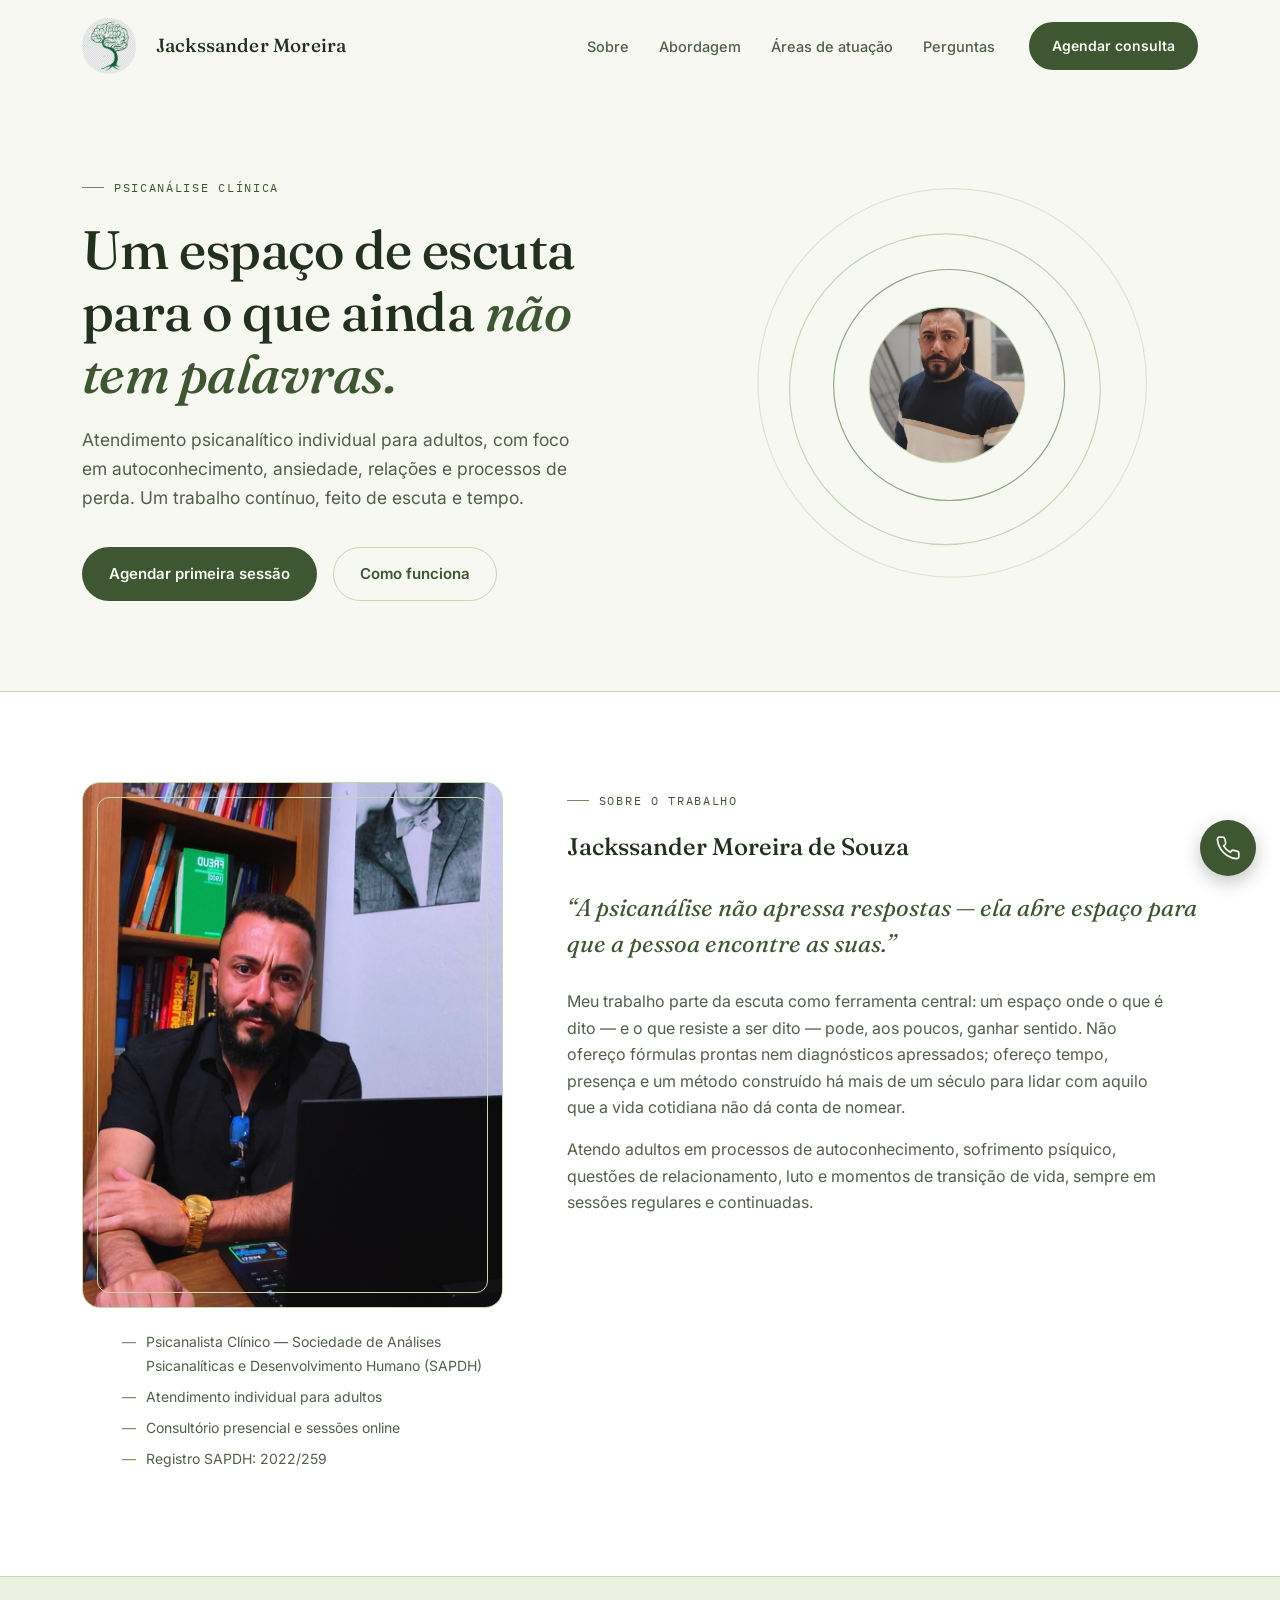
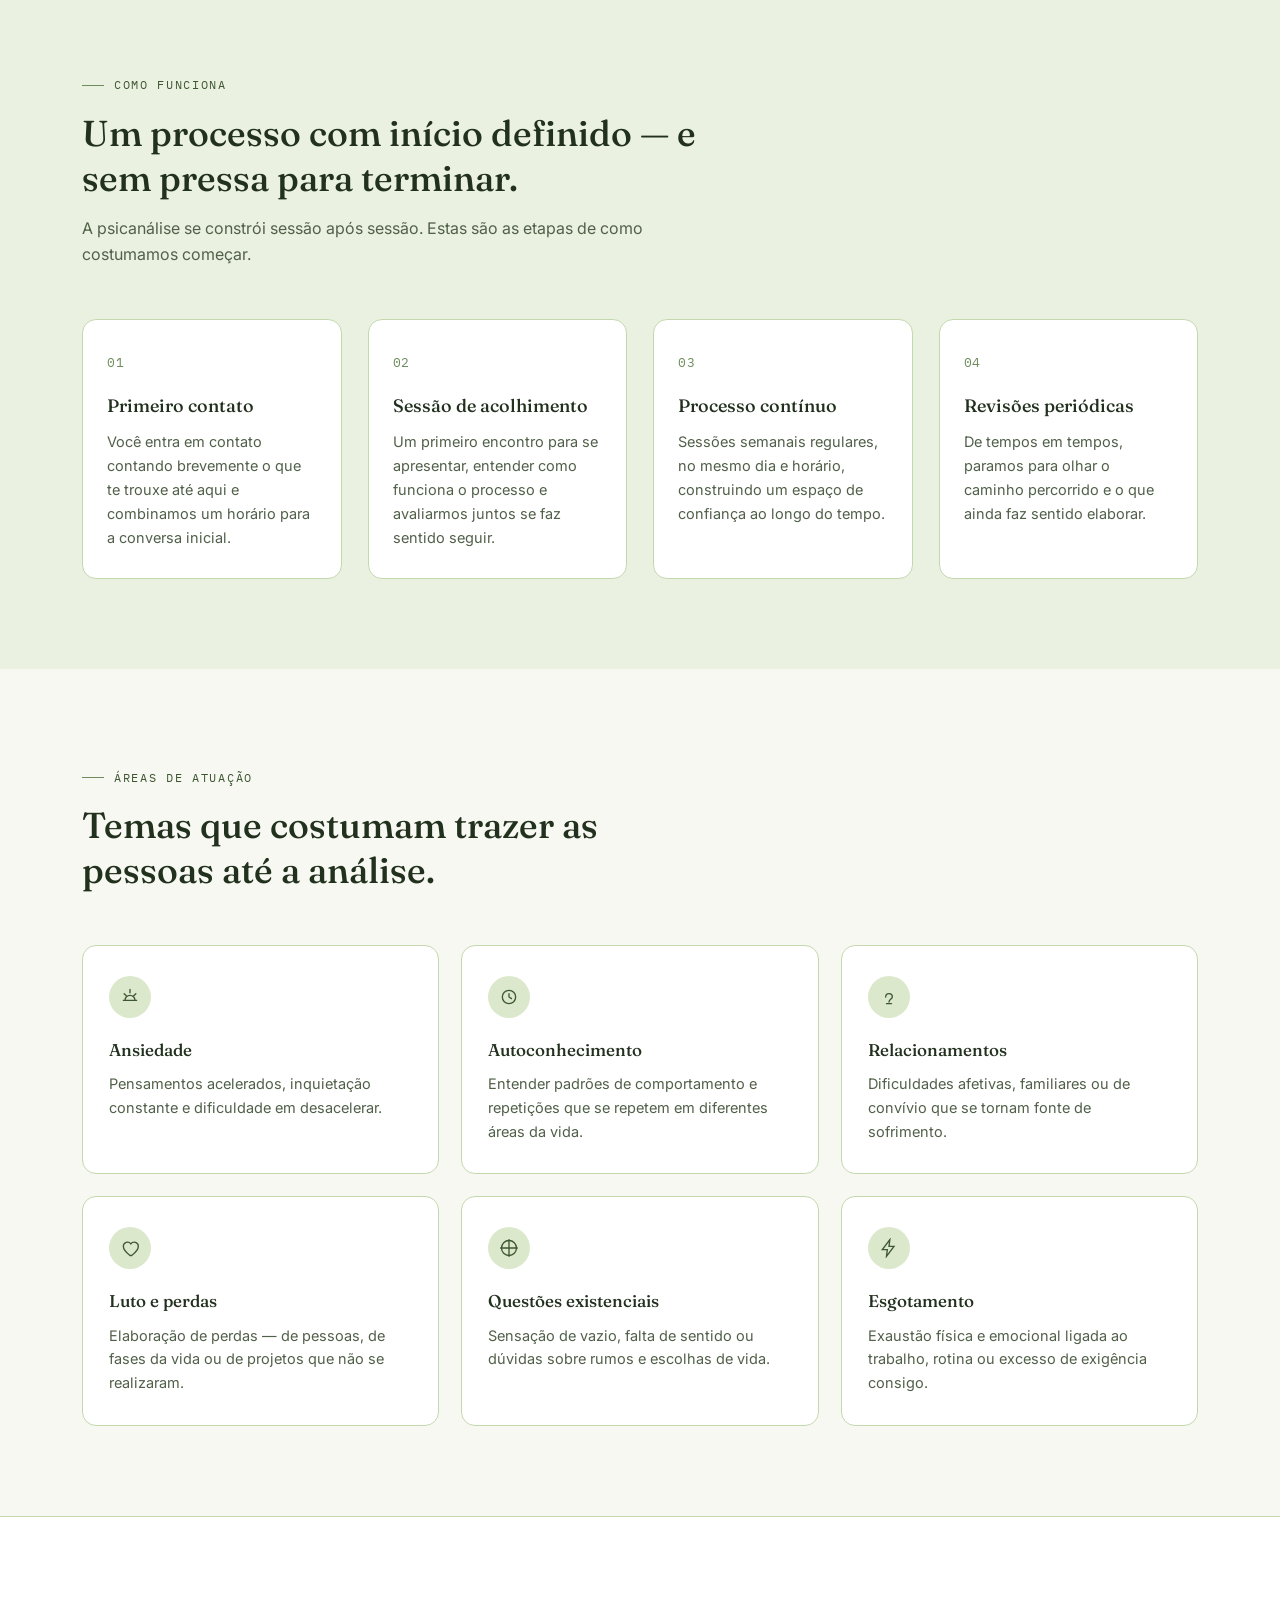
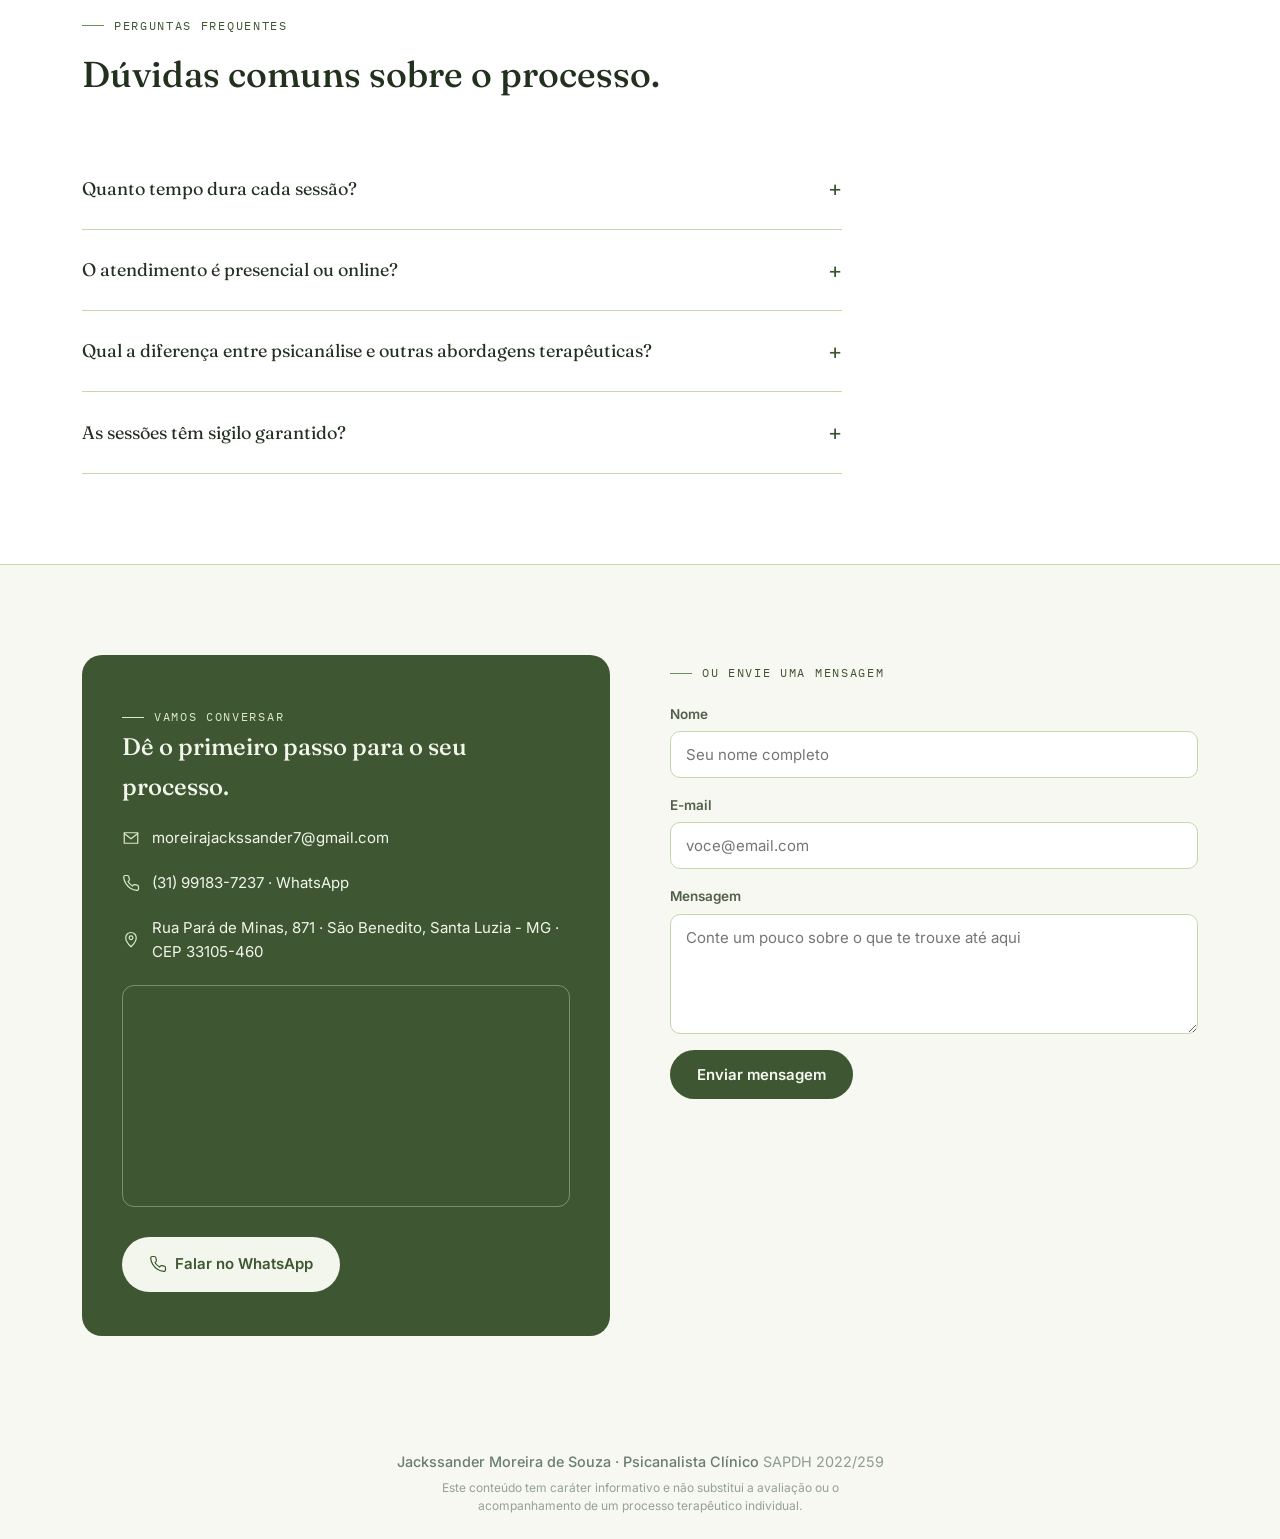
<file: index.html>
<!DOCTYPE html>
<html lang="pt-BR">
<head>
<meta charset="UTF-8">
<meta name="viewport" content="width=device-width, initial-scale=1.0">
<title>Jackssander Moreira de Souza — Psicanálise Clínica</title>
<meta name="description" content="Jackssander Moreira de Souza, psicanalista clínico. Um espaço de escuta para autoconhecimento, ansiedade, luto e questões existenciais.">
<link rel="preconnect" href="https://fonts.googleapis.com">
<link rel="preconnect" href="https://fonts.gstatic.com" crossorigin>
<link href="https://fonts.googleapis.com/css2?family=Fraunces:ital,opsz,wght@0,9..144,400;0,9..144,500;0,9..144,600;1,9..144,500&family=Inter:wght@400;500;600&family=IBM+Plex+Mono:wght@500&display=swap" rel="stylesheet">
<link rel="stylesheet" href="style.css">
</head>
<body>

<header id="site-header">
  <div class="nav">
    <div class="brand">
      <img src ="img/logo_cerebro.jpg" alt="logo psicanalista" class="brand-logo" />
      <span class="brand-name"></span>
      Jackssander Moreira 
    </div>
    <div class="nav-links">
      <nav>
        <ul>
          <li><a href="#sobre">Sobre</a></li>
          <li><a href="#abordagem">Abordagem</a></li>
          <li><a href="#atuacao">Áreas de atuação</a></li>
          <li><a href="#faq">Perguntas</a></li>
        </ul>
      </nav>
      <a href="https://wa.me/5531991837237" target="_blank" rel="noopener" class="btn btn-primary" style="padding:11px 22px;font-size:14px;">Agendar consulta</a>
    </div>
    <button class="menu-toggle" aria-label="Abrir menu"><span></span><span></span><span></span></button>
  </div>
</header>

<section class="hero">
  <div class="wrap">
    <div>
      <span class="eyebrow">Psicanálise clínica</span>
      <h1>Um espaço de escuta para o que ainda <em>não tem palavras.</em></h1>
      <p class="lead">Atendimento psicanalítico individual para adultos, com foco em autoconhecimento, ansiedade, relações e processos de perda. Um trabalho contínuo, feito de escuta e tempo.</p>
      <div class="hero-actions">
        <a href="#contato" class="btn btn-primary">Agendar primeira sessão</a>
        <a href="#abordagem" class="btn btn-ghost">Como funciona</a>
      </div>
    </div>
    <div class="hero-art" aria-hidden="true">
      <svg viewBox="0 0 400 400">
        <defs>
          <clipPath id="photoClip">
            <circle cx="200" cy="200" r="74"/>
          </clipPath>
        </defs>
        <circle class="ring ring-anim r3" cx="205" cy="198" r="185" stroke="#C4D8AE" opacity="0.55"/>
        <circle class="ring ring-anim r2" cx="198" cy="204" r="148" stroke="#9FBE86" opacity="0.6"/>
        <circle class="ring ring-anim" cx="202" cy="200" r="110" stroke="#6E8C5C" opacity="0.75"/>
        <image href="img/jackssander_square.jpg" x="126" y="126" width="148" height="148" clip-path="url(#photoClip)" preserveAspectRatio="xMidYMid slice"/>
        <circle cx="200" cy="200" r="74" fill="none" stroke="#C4D8AE"/>
      </svg>
    </div>
  </div>
</section>

<section class="sobre" id="sobre">
  <div class="wrap">
    <div data-reveal>
      <div class="avatar-wrap">
        <div class="avatar" style="background-image:url('img/jackssander_nova.jpeg');background-size:cover;background-position:center;"></div>
      </div>
      <ul class="credentials">
        <li>Psicanalista Clínico — Sociedade de Análises Psicanalíticas e Desenvolvimento Humano (SAPDH)</li>
        <li>Atendimento individual para adultos</li>
        <li>Consultório presencial e sessões online</li>
        <li>Registro SAPDH: 2022/259</li>
    </ul>
    </div>
    <div data-reveal>
      <span class="eyebrow">Sobre o trabalho</span>
      <h2 style="margin-top:16px;">Jackssander Moreira de Souza</h2>
      <blockquote style="margin-top:24px;">“A psicanálise não apressa respostas — ela abre espaço para que a pessoa encontre as suas.”</blockquote>
      <p class="bio">Meu trabalho parte da escuta como ferramenta central: um espaço onde o que é dito — e o que resiste a ser dito — pode, aos poucos, ganhar sentido. Não ofereço fórmulas prontas nem diagnósticos apressados; ofereço tempo, presença e um método construído há mais de um século para lidar com aquilo que a vida cotidiana não dá conta de nomear.</p>
      <p class="bio">Atendo adultos em processos de autoconhecimento, sofrimento psíquico, questões de relacionamento, luto e momentos de transição de vida, sempre em sessões regulares e continuadas.</p>
    </div>
  </div>
</section>

<section class="abordagem" id="abordagem">
  <div class="wrap">
    <div class="section-head" data-reveal>
      <span class="eyebrow">Como funciona</span>
      <h2>Um processo com início definido — e sem pressa para terminar.</h2>
      <p>A psicanálise se constrói sessão após sessão. Estas são as etapas de como costumamos começar.</p>
    </div>
    <div class="steps">
      <div class="step" data-reveal>
        <span class="step-num">01</span>
        <h3>Primeiro contato</h3>
        <p>Você entra em contato contando brevemente o que te trouxe até aqui e combinamos um horário para a conversa inicial.</p>
      </div>
      <div class="step" data-reveal>
        <span class="step-num">02</span>
        <h3>Sessão de acolhimento</h3>
        <p>Um primeiro encontro para se apresentar, entender como funciona o processo e avaliarmos juntos se faz sentido seguir.</p>
      </div>
      <div class="step" data-reveal>
        <span class="step-num">03</span>
        <h3>Processo contínuo</h3>
        <p>Sessões semanais regulares, no mesmo dia e horário, construindo um espaço de confiança ao longo do tempo.</p>
      </div>
      <div class="step" data-reveal>
        <span class="step-num">04</span>
        <h3>Revisões periódicas</h3>
        <p>De tempos em tempos, paramos para olhar o caminho percorrido e o que ainda faz sentido elaborar.</p>
      </div>
    </div>
  </div>
</section>

<section id="atuacao">
  <div class="wrap">
    <div class="section-head" data-reveal>
      <span class="eyebrow">Áreas de atuação</span>
      <h2>Temas que costumam trazer as pessoas até a análise.</h2>
    </div>
    <div class="grid-atuacao">
      <div class="card-at" data-reveal>
        <div class="icon-circ"><svg viewBox="0 0 24 24" fill="none" stroke-width="1.6" stroke-linecap="round"><path d="M12 3v4M5 8l2.5 2.5M19 8l-2.5 2.5M4 16h16M6 16a6 6 0 0112 0"/></svg></div>
        <h3>Ansiedade</h3>
        <p>Pensamentos acelerados, inquietação constante e dificuldade em desacelerar.</p>
      </div>
      <div class="card-at" data-reveal>
        <div class="icon-circ"><svg viewBox="0 0 24 24" fill="none" stroke-width="1.6" stroke-linecap="round"><circle cx="12" cy="12" r="8"/><path d="M12 8v4l3 2"/></svg></div>
        <h3>Autoconhecimento</h3>
        <p>Entender padrões de comportamento e repetições que se repetem em diferentes áreas da vida.</p>
      </div>
      <div class="card-at" data-reveal>
        <div class="icon-circ"><svg viewBox="0 0 24 24" fill="none" stroke-width="1.6" stroke-linecap="round"><path d="M8 12a4 4 0 118 0c0 2-4 3-4 6M9 20h6"/></svg></div>
        <h3>Relacionamentos</h3>
        <p>Dificuldades afetivas, familiares ou de convívio que se tornam fonte de sofrimento.</p>
      </div>
      <div class="card-at" data-reveal>
        <div class="icon-circ"><svg viewBox="0 0 24 24" fill="none" stroke-width="1.6" stroke-linecap="round"><path d="M12 21c-4-3-8-6.5-8-11a5 5 0 019-3 5 5 0 019 3c0 4.5-4 8-8 11z"/></svg></div>
        <h3>Luto e perdas</h3>
        <p>Elaboração de perdas — de pessoas, de fases da vida ou de projetos que não se realizaram.</p>
      </div>
      <div class="card-at" data-reveal>
        <div class="icon-circ"><svg viewBox="0 0 24 24" fill="none" stroke-width="1.6" stroke-linecap="round"><path d="M12 2v20M2 12h20"/><circle cx="12" cy="12" r="9"/></svg></div>
        <h3>Questões existenciais</h3>
        <p>Sensação de vazio, falta de sentido ou dúvidas sobre rumos e escolhas de vida.</p>
      </div>
      <div class="card-at" data-reveal>
        <div class="icon-circ"><svg viewBox="0 0 24 24" fill="none" stroke-width="1.6" stroke-linecap="round"><path d="M13 2 4 14h6l-1 8 9-12h-6l1-8z"/></svg></div>
        <h3>Esgotamento</h3>
        <p>Exaustão física e emocional ligada ao trabalho, rotina ou excesso de exigência consigo.</p>
      </div>
    </div>
  </div>
</section>

<section class="faq" id="faq">
  <div class="wrap">
    <div class="section-head" data-reveal>
      <span class="eyebrow">Perguntas frequentes</span>
      <h2>Dúvidas comuns sobre o processo.</h2>
    </div>
    <div class="faq-list" data-reveal>
      <details>
        <summary>Quanto tempo dura cada sessão?</summary>
        <p>As sessões costumam ter 50 minutos, em dia e horário fixos combinados previamente, de forma semanal.</p>
      </details>
      <details>
        <summary>O atendimento é presencial ou online?</summary>
        <p>Ambos os formatos são possíveis. O primeiro contato ajuda a definir qual funciona melhor para o seu momento.</p>
      </details>
      <details>
        <summary>Qual a diferença entre psicanálise e outras abordagens terapêuticas?</summary>
        <p>A psicanálise trabalha a partir da associação livre e da escuta do inconsciente, priorizando um processo contínuo em vez de técnicas pontuais para sintomas isolados.</p>
      </details>
      <details>
        <summary>As sessões têm sigilo garantido?</summary>
        <p>Sim. Tudo o que é dito em sessão é tratado com sigilo profissional, condição essencial para que o espaço de escuta funcione.</p>
      </details>
    </div>
  </div>
</section>

<section class="contato" id="contato">
  <div class="wrap">
    <div class="contato-info" data-reveal>
      <span class="eyebrow">Vamos conversar</span>
      <h2>Dê o primeiro passo para o seu processo.</h2>
      <div class="contato-line">
        <svg viewBox="0 0 24 24" fill="none" stroke-width="1.6" stroke-linecap="round"><path d="M3 5h18v14H3z"/><path d="M3 6l9 7 9-7"/></svg>
        moreirajackssander7@gmail.com
      </div>
      <div class="contato-line">
        <svg viewBox="0 0 24 24" fill="none" stroke-width="1.6" stroke-linecap="round"><path d="M22 16.9v3a2 2 0 01-2.2 2 19.8 19.8 0 01-8.6-3 19.5 19.5 0 01-6-6 19.8 19.8 0 01-3-8.7A2 2 0 014.1 2h3a2 2 0 012 1.7c.1 1 .3 2 .7 3a2 2 0 01-.5 2.1L8 10a16 16 0 006 6l1.2-1.3a2 2 0 012.1-.5c1 .4 2 .6 3 .7a2 2 0 011.7 2z"/></svg>
        (31) 99183-7237 · WhatsApp
      </div>
      <div class="contato-line">
        <svg viewBox="0 0 24 24" fill="none" stroke-width="1.6" stroke-linecap="round"><path d="M12 21s7-6.4 7-12a7 7 0 10-14 0c0 5.6 7 12 7 12z"/><circle cx="12" cy="9" r="2.5"/></svg>
         Rua Pará de Minas, 871 · São Benedito, Santa Luzia - MG · CEP 33105-460
      </div>
      <div class="map-embed">
        <iframe
          src="https://www.google.com/maps?q=Rua+Pará de Minas,+871,+São+Benedito,+Santa+Luzia,+MG,+33125-180&output=embed"
          width="100%"
          height="220"
          style="border:0;"
          allowfullscreen=""
          loading="lazy"
          referrerpolicy="no-referrer-when-downgrade"
          title="Mapa de localização do atendimento">
        </iframe>
      </div>
      <a href="https://wa.me/5531991837237" target="_blank" rel="noopener" class="btn btn-primary">
        <svg viewBox="0 0 24 24" fill="none" stroke-width="1.6" stroke-linecap="round" style="width:18px;height:18px;stroke:currentColor;"><path d="M22 16.9v3a2 2 0 01-2.2 2 19.8 19.8 0 01-8.6-3 19.5 19.5 0 01-6-6 19.8 19.8 0 01-3-8.7A2 2 0 014.1 2h3a2 2 0 012 1.7c.1 1 .3 2 .7 3a2 2 0 01-.5 2.1L8 10a16 16 0 006 6l1.2-1.3a2 2 0 012.1-.5c1 .4 2 .6 3 .7a2 2 0 011.7 2z"/></svg>
        Falar no WhatsApp
      </a>
    </div>
    <div data-reveal>
      <span class="eyebrow">Ou envie uma mensagem</span>
      <form action="mailto:contato@jackssandermoreira.com.br" method="post" enctype="text/plain" style="margin-top:20px;">
        <div class="field">
          <label for="nome">Nome</label>
          <input id="nome" name="nome" type="text" placeholder="Seu nome completo" required>
        </div>
        <div class="field">
          <label for="email">E-mail</label>
          <input id="email" name="email" type="email" placeholder="voce@email.com" required>
        </div>
        <div class="field">
          <label for="mensagem">Mensagem</label>
          <textarea id="mensagem" name="mensagem" placeholder="Conte um pouco sobre o que te trouxe até aqui"></textarea>
        </div>
        <button type="submit" class="btn btn-primary" style="align-self:flex-start;">Enviar mensagem</button>
      </form>
    </div>
  </div>
</section>

<footer class="footer-note">
  <p class="footer-credential">
    Jackssander Moreira de Souza · Psicanalista Clínico
    <span class="footer-reg">SAPDH 2022/259</span>
  </p>
  <p class="footer-disclaimer">
    Este conteúdo tem caráter informativo e não substitui a avaliação
    ou o acompanhamento de um processo terapêutico individual.
  </p>
</footer>

<a href="https://wa.me/5531991837237" target="_blank" rel="noopener" class="whats-float" aria-label="Falar no WhatsApp">
  <svg viewBox="0 0 24 24" fill="none" stroke-width="1.6" stroke-linecap="round"><path d="M22 16.9v3a2 2 0 01-2.2 2 19.8 19.8 0 01-8.6-3 19.5 19.5 0 01-6-6 19.8 19.8 0 01-3-8.7A2 2 0 014.1 2h3a2 2 0 012 1.7c.1 1 .3 2 .7 3a2 2 0 01-.5 2.1L8 10a16 16 0 006 6l1.2-1.3a2 2 0 012.1-.5c1 .4 2 .6 3 .7a2 2 0 011.7 2z"/></svg>
</a>

<script src="script.js"></script>

</body>
</html>
</file>
<file: style.css>
:root{
    --bg:#F6F8F1;
    --bg-alt:#EBF1E1;
    --surface:#FFFFFF;
    --ink:#22301E;
    --ink-soft:#516049;
    --sage:#6E8C5C;
    --sage-deep:#3E5732;
    --sage-pale:#DCE8CC;
    --sage-line:#C4D8AE;
    --gold:#B8935A;
    --font-display:'Fraunces', serif;
    --font-body:'Inter', sans-serif;
    --font-mono:'IBM Plex Mono', monospace;
    --radius:14px;
    --maxw:1180px;
  }


  .brand-logo {
  height: 56px;
  width: auto;
  object-fit: contain;
  display: block;
  border-radius: 100px; }


  *{box-sizing:border-box;}
  html{scroll-behavior:smooth;}
  body{
    margin:0;
    background:var(--bg);
    color:var(--ink);
    font-family:var(--font-body);
    font-size:16px;
    line-height:1.65;
    -webkit-font-smoothing:antialiased;
  }
  img,svg{display:block;max-width:100%;}
  a{color:inherit;}
  h1,h2,h3{font-family:var(--font-display);color:var(--ink);margin:0;font-weight:500;}
  p{margin:0;}
  .wrap{max-width:var(--maxw);margin:0 auto;padding:0 32px;}
  .eyebrow{
    font-family:var(--font-mono);
    font-size:12px;
    letter-spacing:.14em;
    text-transform:uppercase;
    color:var(--sage-deep);
    display:inline-flex;
    align-items:center;
    gap:10px;
  }
  .eyebrow::before{
    content:'';
    width:22px;height:1px;background:var(--sage);display:inline-block;
  }
  :focus-visible{outline:2px solid var(--sage-deep);outline-offset:3px;border-radius:4px;}

  .btn{
    display:inline-flex;align-items:center;justify-content:center;gap:8px;
    font-family:var(--font-body);font-weight:600;font-size:15px;
    padding:14px 26px;border-radius:999px;border:1.5px solid transparent;
    cursor:pointer;text-decoration:none;transition:transform .15s ease, background .2s ease, border-color .2s ease;
  }
  .btn-primary{background:var(--sage-deep);color:#F6F8F1;}
  .btn-primary:hover{background:#31461F;transform:translateY(-1px);}
  .btn-ghost{border-color:var(--sage-line);color:var(--sage-deep);background:transparent;}
  .btn-ghost:hover{background:var(--sage-pale);}

  /* Header */
  header{
    position:sticky;top:0;z-index:50;
    background:rgba(246,248,241,.86);
    backdrop-filter:blur(8px);
    border-bottom:1px solid transparent;
    transition:border-color .3s ease, box-shadow .3s ease;
  }
  header.scrolled{border-bottom-color:var(--sage-line);}
  .nav{
    display:flex;align-items:center;justify-content:space-between;
    padding:18px 32px;max-width:var(--maxw);margin:0 auto;
  }
  .brand{
    font-family:var(--font-display);font-size:19px;font-weight:500;
    display:flex;align-items:center;gap:10px;letter-spacing:.01em;
  }
  .brand-mark{
    width:30px;height:30px;border-radius:50%;
    background:var(--sage-pale);border:1px solid var(--sage-line);
    display:flex;align-items:center;justify-content:center;
    font-family:var(--font-mono);font-size:11px;color:var(--sage-deep);
  }
  nav ul{list-style:none;display:flex;gap:30px;margin:0;padding:0;}
  nav ul a{
    font-size:14.5px;color:var(--ink-soft);text-decoration:none;font-weight:500;
    padding-bottom:3px;border-bottom:1px solid transparent;transition:border-color .2s ease, color .2s ease;
  }
  nav ul a:hover{color:var(--sage-deep);border-color:var(--sage-deep);}
  .nav-links{display:flex;align-items:center;gap:34px;}
  .menu-toggle{display:none;background:none;border:none;cursor:pointer;padding:6px;}
  .menu-toggle span{display:block;width:22px;height:2px;background:var(--ink);margin:5px 0;}

  /* Hero */
  .hero{padding:76px 0 90px;position:relative;overflow:hidden;}
  .hero .wrap{display:grid;grid-template-columns:1.05fr .95fr;gap:60px;align-items:center;}
  .hero h1{font-size:clamp(34px,4.4vw,54px);line-height:1.14;margin:22px 0 22px;letter-spacing:-.01em;}
  .hero h1 em{font-style:italic;color:var(--sage-deep);}
  .hero p.lead{font-size:17.5px;color:var(--ink-soft);max-width:46ch;margin-bottom:34px;}
  .hero-actions{display:flex;gap:16px;flex-wrap:wrap;}

  .hero-art{position:relative;width:100%;aspect-ratio:1/1;max-width:420px;justify-self:center;}
  .hero-art svg{width:100%;height:100%;}
  .ring{fill:none;stroke-width:1.1;}
  @media (prefers-reduced-motion: no-preference){
    .ring-anim{animation:breathe 7s ease-in-out infinite;transform-origin:center;}
    .ring-anim.r2{animation-delay:.4s;animation-duration:8s;}
    .ring-anim.r3{animation-delay:.9s;animation-duration:9s;}
  }
  @keyframes breathe{
    0%,100%{transform:scale(1);}
    50%{transform:scale(1.025);}
  }
  .monogram{
    font-family:var(--font-display);font-size:15px;letter-spacing:.05em;
    fill:var(--sage-deep);
  }

  section{padding:90px 0;}
  .section-head{max-width:640px;margin-bottom:52px;}
  .section-head h2{font-size:clamp(26px,3vw,36px);margin-top:16px;line-height:1.24;}
  .section-head p{color:var(--ink-soft);margin-top:14px;font-size:16px;}

  /* Sobre */
  .sobre{background:var(--surface);border-top:1px solid var(--sage-line);border-bottom:1px solid var(--sage-line);}
  .sobre .wrap{display:grid;grid-template-columns:.8fr 1.2fr;gap:64px;align-items:start;}
  .avatar-wrap{position:relative;}
  .avatar{
    width:100%;aspect-ratio:4/5;border-radius:18px;background:var(--sage-pale);
    display:flex;align-items:center;justify-content:center;
    font-family:var(--font-display);font-size:64px;color:var(--sage-deep);
    border:1px solid var(--sage-line);position:relative;overflow:hidden;
  }
  .avatar::after{
    content:'';position:absolute;inset:14px;border:1px solid var(--sage-line);border-radius:12px;
  }
  .credentials{margin-top:22px;display:flex;flex-direction:column;gap:8px;}
  .credentials li{list-style:none;font-size:14px;color:var(--ink-soft);display:flex;gap:10px;}
  .credentials li::before{content:'—';color:var(--sage);}

  blockquote{
    font-family:var(--font-display);font-style:italic;font-size:24px;line-height:1.5;
    color:var(--sage-deep);margin:0 0 26px;font-weight:400;
  }
  .sobre p.bio{color:var(--ink-soft);margin-bottom:16px;max-width:60ch;}

  /* Abordagem */
  .abordagem{background:var(--bg-alt);}
  .steps{display:grid;grid-template-columns:repeat(4,1fr);gap:26px;counter-reset:step;}
  .step{
    background:var(--surface);border:1px solid var(--sage-line);border-radius:var(--radius);
    padding:28px 24px;position:relative;
  }
  .step-num{
    font-family:var(--font-mono);font-size:13px;color:var(--sage);letter-spacing:.06em;
  }
  .step h3{font-size:18px;margin:16px 0 10px;}
  .step p{font-size:14.5px;color:var(--ink-soft);}

  /* Atuação */
  .grid-atuacao{display:grid;grid-template-columns:repeat(3,1fr);gap:22px;}
  .card-at{
    background:var(--surface);border:1px solid var(--sage-line);border-radius:var(--radius);
    padding:30px 26px;transition:border-color .2s ease, transform .2s ease;
  }
  .card-at:hover{border-color:var(--sage);transform:translateY(-2px);}
  .icon-circ{
    width:42px;height:42px;border-radius:50%;background:var(--sage-pale);
    display:flex;align-items:center;justify-content:center;margin-bottom:18px;
  }
  .icon-circ svg{width:20px;height:20px;stroke:var(--sage-deep);}
  .card-at h3{font-size:17px;margin-bottom:8px;}
  .card-at p{font-size:14.5px;color:var(--ink-soft);}

  /* FAQ */
  .faq{background:var(--surface);border-top:1px solid var(--sage-line);border-bottom:1px solid var(--sage-line);}
  .faq-list{max-width:760px;}
  details{
    border-bottom:1px solid var(--sage-line);padding:22px 0;
  }
  details summary{
    cursor:pointer;font-family:var(--font-display);font-size:18px;list-style:none;
    display:flex;justify-content:space-between;align-items:center;gap:20px;color:var(--ink);
  }
  details summary::-webkit-details-marker{display:none;}
  details summary::after{
    content:'+';font-family:var(--font-body);font-size:22px;color:var(--sage-deep);flex:none;
    transition:transform .2s ease;
  }
  details[open] summary::after{content:'–';}
  details p{margin-top:14px;color:var(--ink-soft);font-size:15px;max-width:64ch;}

  /* Contato */
  .contato .wrap{display:grid;grid-template-columns:1fr 1fr;gap:60px;}
  .contato-info{background:var(--sage-deep);color:#F2F6EC;border-radius:20px;padding:44px 40px;}
  .contato-info h2{color:#F2F6EC;}
  .contato-info .eyebrow{color:var(--sage-pale);}
  .contato-info .eyebrow::before{background:var(--sage-pale);}
  .contato-line{display:flex;align-items:center;gap:12px;margin-top:20px;font-size:15px;}
  .contato-line svg{width:18px;height:18px;stroke:var(--sage-pale);flex:none;}
  .contato-info .btn-primary{background:#F2F6EC;color:var(--sage-deep);margin-top:30px;}
  .contato-info .btn-primary:hover{background:#fff;}

  .map-embed{
    margin-top:20px;border-radius:12px;overflow:hidden;
    border:1px solid rgba(242,246,236,.35);
  }
  .map-embed iframe{display:block;}

  form{display:flex;flex-direction:column;gap:16px;}
  label{font-size:13.5px;font-weight:600;color:var(--ink-soft);}
  input,textarea{
    font-family:var(--font-body);font-size:15px;padding:13px 15px;
    border:1px solid var(--sage-line);border-radius:10px;background:var(--surface);color:var(--ink);
    width:100%;
  }
  input:focus,textarea:focus{border-color:var(--sage-deep);}
  textarea{resize:vertical;min-height:120px;}
  .field{display:flex;flex-direction:column;gap:6px;}

 .footer-note {
  text-align: center;
  padding: 1.5rem 1rem;
  color: #6b7d70; /* verde acinzentado suave, combina com a paleta */
}

.footer-credential {
  font-size: 0.9rem;
  font-weight: 500;
  margin-bottom: 0.35rem;
}

.footer-reg {
  font-weight: 400;
  opacity: 0.75;
}

.footer-disclaimer {
  font-size: 0.75rem;
  line-height: 1.5;
  max-width: 480px;
  margin: 0 auto;
  opacity: 0.7;
}

  @media (max-width: 900px){
    .nav{position:relative;flex-wrap:nowrap;}
    .nav-links .btn-primary{display:none;} /* evita overflow no header; CTA continua acessível pelo botão flutuante do WhatsApp */
    .menu-toggle{display:block;}
    .menu-toggle[aria-expanded="true"] span:nth-child(1){transform:translateY(7px) rotate(45deg);}
    .menu-toggle[aria-expanded="true"] span:nth-child(2){opacity:0;}
    .menu-toggle[aria-expanded="true"] span:nth-child(3){transform:translateY(-7px) rotate(-45deg);}
    .menu-toggle span{transition:transform .2s ease, opacity .2s ease;}
    nav ul{
      display:none;
      position:absolute;top:100%;left:0;right:0;
      flex-direction:column;gap:2px;
      background:var(--surface);
      border-bottom:1px solid var(--sage-line);
      box-shadow:0 16px 24px rgba(34,48,30,.10);
      padding:10px 32px 20px;
      margin:0;
    }
    nav ul.open{display:flex;}
    nav ul li{width:100%;}
    nav ul a{display:block;padding:13px 0;border-bottom:1px solid var(--sage-line);}
    .hero .wrap{grid-template-columns:1fr;}
    .hero-art{order:-1;max-width:280px;margin:0 auto;}
    .sobre .wrap{grid-template-columns:1fr;}
    .avatar{max-width:260px;margin:0 auto;}
    .steps{grid-template-columns:1fr 1fr;}
    .grid-atuacao{grid-template-columns:1fr 1fr;}
    .contato .wrap{grid-template-columns:1fr;}
  }
  @media (max-width: 560px){
    .wrap{padding:0 20px;}
    .nav{padding:14px 20px;}
    nav ul{padding:10px 20px 20px;}
    .brand-logo{height:42px;}
    .brand{gap:8px;}
    .brand-name{font-size:16px;}
    .steps{grid-template-columns:1fr;}
    .grid-atuacao{grid-template-columns:1fr;}
    section{padding:64px 0;}
  }
  @media (max-width: 360px){
    .brand-name{display:none;} /* logo sozinho evita qualquer aperto em telas muito estreitas */
  }

  [data-reveal]{opacity:0;transform:translateY(16px);transition:opacity .6s ease, transform .6s ease;}
  [data-reveal].in{opacity:1;transform:translateY(0);}
  @media (prefers-reduced-motion: reduce){
    [data-reveal]{opacity:1;transform:none;transition:none;}
    .ring-anim{animation:none !important;}
  }

  .whats-float{
    position:fixed;bottom:24px;right:24px;z-index:60;
    width:56px;height:56px;border-radius:50%;
    background:var(--sage-deep);display:flex;align-items:center;justify-content:center;
    box-shadow:0 6px 18px rgba(34,48,30,.28);
    transition:transform .2s ease, background .2s ease;
  }
  .whats-float:hover{background:#31461F;transform:scale(1.06);}
  .whats-float svg{width:26px;height:26px;stroke:#F2F6EC;}
  @media (max-width:560px){
    .whats-float{bottom:18px;right:18px;width:50px;height:50px;}
    .whats-float svg{width:23px;height:23px;}
  }
</file>
